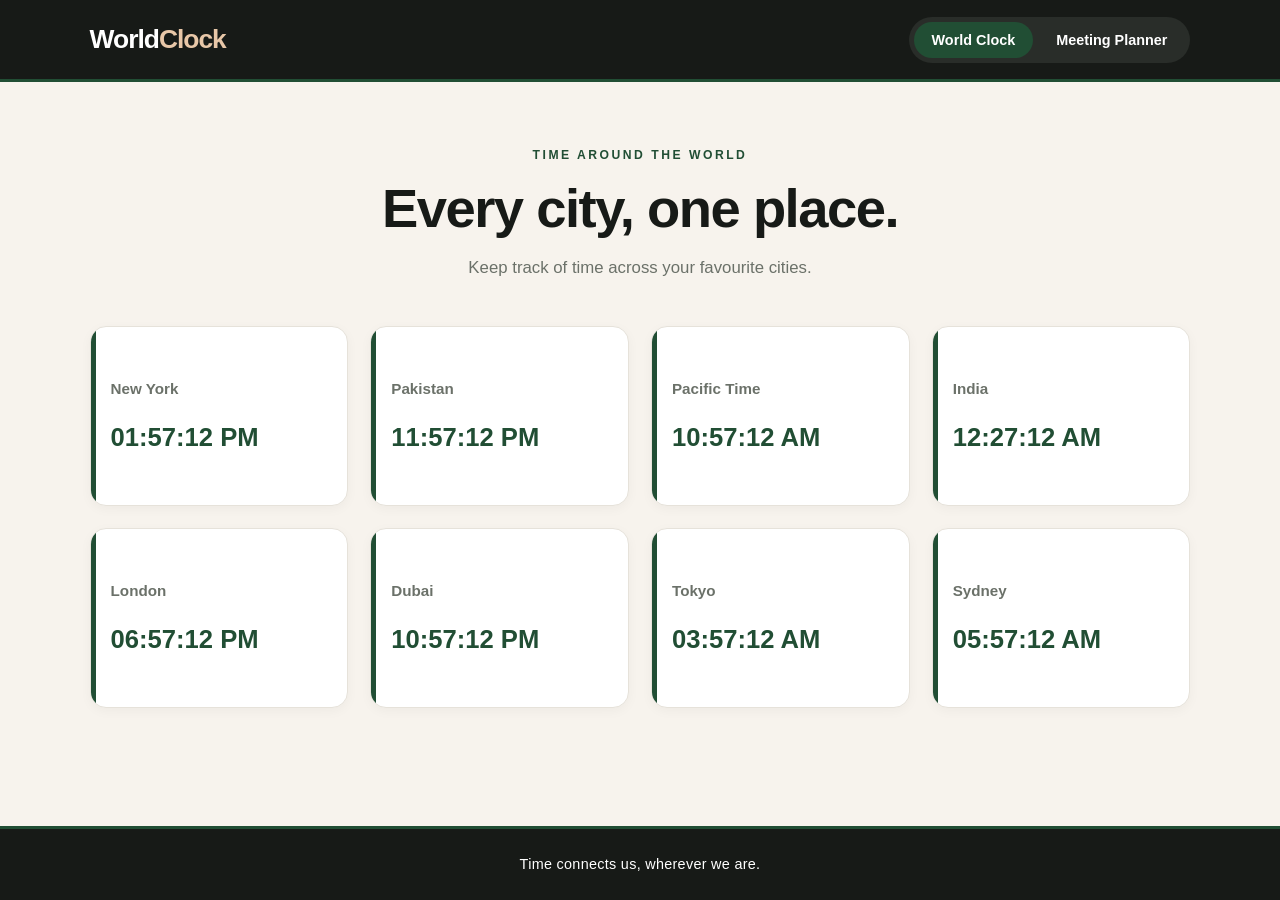
<file: index.html>
<!DOCTYPE html>
<html lang="en">
<head>
  <meta charset="UTF-8">
  <meta name="viewport" content="width=device-width, initial-scale=1.0">

  <title>World Clock | Meeting Planner</title>
  <meta name="description" content="Check world time zones and find suitable meeting times across cities.">

  <link rel="stylesheet" href="clock.css">
  <script src="clock.js" defer></script>
</head>
<body>
  <header class="site-header">
    <a class="brand" href="#" aria-label="World Clock home">
      World<span>Clock</span>
    </a>

    <nav class="mode-switch" aria-label="Choose a mode">
      <button
        type="button"
        class="mode-button active"
        id="clockModeButton"
        aria-pressed="true"
        aria-controls="world-clock"
      >
        World Clock
      </button>

      <button
        type="button"
        class="mode-button"
        id="plannerModeButton"
        aria-pressed="false"
        aria-controls="meeting-planner"
      >
        Meeting Planner
      </button>
    </nav>
  </header>

  <main class="container">
    <section id="world-clock" class="mode-section">
      <div class="section-intro">
        <p class="eyebrow">TIME AROUND THE WORLD</p>
        <h1>Every city, one place.</h1>
        <p>Keep track of time across your favourite cities.</p>
      </div>

      <ul class="times" id="times">
        <li class="city-card">
          <h2>New York</h2>
          <p class="city-time" id="nyTime">--:--:--</p>
        </li>

        <li class="city-card">
          <h2>Pakistan</h2>
          <p class="city-time" id="pakTime">--:--:--</p>
        </li>

        <li class="city-card">
          <h2>Pacific Time</h2>
          <p class="city-time" id="pacific">--:--:--</p>
        </li>

        <li class="city-card">
          <h2>India</h2>
          <p class="city-time" id="india">--:--:--</p>
        </li>

        <li class="city-card">
          <h2>London</h2>
          <p class="city-time" id="london">--:--:--</p>
        </li>

        <li class="city-card">
          <h2>Dubai</h2>
          <p class="city-time" id="dubai">--:--:--</p>
        </li>

        <li class="city-card">
          <h2>Tokyo</h2>
          <p class="city-time" id="tokyo">--:--:--</p>
        </li>

        <li class="city-card">
          <h2>Sydney</h2>
          <p class="city-time" id="sydney">--:--:--</p>
        </li>
      </ul>
    </section>

    <section id="meeting-planner" class="mode-section" hidden>
      <div class="section-intro">
        <p class="eyebrow">PLAN ACROSS TIME ZONES</p>
        <h1>Find a time that works.</h1>
        <p>Compare working hours and find a suitable time for everyone.</p>
      </div>

      <form id="meetingForm" class="planner-form">
        <div class="form-field">
          <label for="meetingDate">Meeting date</label>
          <input type="date" id="meetingDate" name="meetingDate" required>
        </div>

        <div id="participants" class="participants">
          <div class="participant">
            <div class="form-field">
              <label for="city1">City 1</label>
              <select id="city1" name="city1" required>
                <option value="Asia/Karachi">Pakistan</option>
                <option value="America/New_York">New York</option>
                <option value="America/Los_Angeles">Los Angeles</option>
                <option value="Asia/Kolkata">India</option>
                <option value="Europe/London">London</option>
                <option value="Asia/Dubai">Dubai</option>
                <option value="Asia/Tokyo">Tokyo</option>
                <option value="Australia/Sydney">Sydney</option>
              </select>
            </div>

            <div class="form-field">
              <label for="start1">Work starts</label>
              <input type="time" id="start1" name="start1" value="09:00" required>
            </div>

            <div class="form-field">
              <label for="end1">Work ends</label>
              <input type="time" id="end1" name="end1" value="17:00" required>
            </div>
          </div>

          <div class="participant">
            <div class="form-field">
              <label for="city2">City 2</label>
              <select id="city2" name="city2" required>
                <option value="Europe/London">London</option>
                <option value="Asia/Karachi">Pakistan</option>
                <option value="America/New_York">New York</option>
                <option value="America/Los_Angeles">Los Angeles</option>
                <option value="Asia/Kolkata">India</option>
                <option value="Asia/Dubai">Dubai</option>
                <option value="Asia/Tokyo">Tokyo</option>
                <option value="Australia/Sydney">Sydney</option>
              </select>
            </div>

            <div class="form-field">
              <label for="start2">Work starts</label>
              <input type="time" id="start2" name="start2" value="09:00" required>
            </div>

            <div class="form-field">
              <label for="end2">Work ends</label>
              <input type="time" id="end2" name="end2" value="17:00" required>
            </div>
          </div>
        </div>

        <button type="submit" class="primary-button">
          Find meeting times
        </button>

        <p id="meetingResults" class="meeting-results" aria-live="polite"></p>
      </form>
    </section>
  </main>

  <footer class="site-footer">
    <p>Time connects us, wherever we are.</p>
  </footer>
</body>
</html>
</file>
<file: clock.css>
:root {
  --green: #214e34;
  --green-dark: #173b27;
  --green-light: #e4eee5;
  --skin: #e8c7a8;
  --skin-light: #f7eee5;
  --black: #171a17;
  --white: #ffffff;
  --background: #f7f3ed;
  --text: #20231f;
  --muted: #6b7169;
  --border: #e6e2da;
}

* {
  box-sizing: border-box;
  margin: 0;
  padding: 0;
}

html {
  scroll-behavior: smooth;
}

body {
  min-height: 100vh;
  display: flex;
  flex-direction: column;
  background: var(--background);
  color: var(--text);
  font-family: Arial, Helvetica, sans-serif;
  line-height: 1.6;
}

.site-header {
  min-height: 82px;
  padding: 16px 7%;
  display: flex;
  align-items: center;
  justify-content: space-between;
  gap: 24px;
  background: var(--black);
  border-bottom: 3px solid var(--green);
}

.brand {
  color: var(--white);
  text-decoration: none;
  font-size: 1.65rem;
  font-weight: 800;
  letter-spacing: -1px;
}

.brand span {
  color: var(--skin);
}

.mode-switch {
  display: flex;
  align-items: center;
  gap: 5px;
  padding: 5px;
  background: #292d29;
  border-radius: 30px;
}

.mode-button {
  padding: 10px 18px;
  border: none;
  border-radius: 25px;
  background: transparent;
  color: var(--white);
  font-size: 0.9rem;
  font-weight: 600;
  cursor: pointer;
  transition: 0.25s ease;
}

.mode-button:hover {
  background: #3b433b;
}

.mode-button.active {
  background: var(--green);
  color: var(--white);
}

.container {
  width: min(1120px, 86%);
  margin: 0 auto;
  padding: 64px 0 76px;
  flex: 1;
}

.mode-section[hidden] {
  display: none !important;
}

.section-intro {
  max-width: 700px;
  margin: 0 auto 44px;
  text-align: center;
}

.eyebrow {
  margin-bottom: 13px;
  color: var(--green);
  font-size: 0.76rem;
  font-weight: 800;
  letter-spacing: 2.5px;
}

.section-intro h1 {
  margin-bottom: 14px;
  color: var(--black);
  font-size: clamp(2rem, 4.5vw, 3.4rem);
  font-weight: 800;
  line-height: 1.15;
  letter-spacing: -1.5px;
}

.section-intro > p:last-child {
  color: var(--muted);
  font-size: 1.05rem;
}

.times {
  display: grid;
  grid-template-columns: repeat(4, minmax(0, 1fr));
  gap: 22px;
  list-style: none;
}

.city-card {
  position: relative;
  min-width: 0;
  min-height: 180px;
  padding: 28px 20px;
  display: flex;
  flex-direction: column;
  justify-content: center;
  gap: 20px;
  overflow: hidden;
  background: var(--white);
  border: 1px solid var(--border);
  border-radius: 16px;
  box-shadow: 0 3px 12px #171a170a;
  transition: transform 0.25s ease, box-shadow 0.25s ease;
}

.city-card::before {
  content: "";
  position: absolute;
  inset: 0 auto 0 0;
  width: 5px;
  background: var(--green);
  transition: width 0.25s ease;
}

.city-card:hover {
  transform: translateY(-5px);
  box-shadow: 0 10px 25px #171a1714;
}

.city-card:hover::before {
  width: 8px;
}

.city-card h2 {
  color: var(--muted);
  font-size: 0.95rem;
  font-weight: 600;
}

.city-time {
  color: var(--green);
  font-size: clamp(1.3rem, 2vw, 1.8rem);
  font-weight: 750;
  line-height: 1.3;
  font-variant-numeric: tabular-nums;
  white-space: nowrap;
}

.planner-form {
  max-width: 900px;
  margin: 0 auto;
  padding: 34px;
  background: var(--white);
  border: 1px solid var(--border);
  border-radius: 22px;
  box-shadow: 0 8px 25px #171a170a;
}

.form-field {
  min-width: 0;
  display: flex;
  flex-direction: column;
  gap: 8px;
}

.form-field label {
  color: var(--text);
  font-size: 0.9rem;
  font-weight: 700;
}

.form-field input,
.form-field select {
  width: 100%;
  min-height: 48px;
  padding: 11px 13px;
  background: #fffdfa;
  color: var(--text);
  border: 1px solid #dcd8cf;
  border-radius: 9px;
  font-family: inherit;
  font-size: 0.95rem;
  outline: none;
  transition: border-color 0.25s ease, box-shadow 0.25s ease;
}

.form-field input:focus,
.form-field select:focus {
  border-color: var(--green);
  box-shadow: 0 0 0 3px #214e341f;
}

#meetingDate {
  margin-bottom: 30px;
  accent-color: var(--green);
}

.participants {
  display: grid;
  grid-template-columns: repeat(2, minmax(0, 1fr));
  gap: 22px;
  margin-bottom: 28px;
}

.participant {
  min-width: 0;
  padding: 22px;
  display: flex;
  flex-direction: column;
  gap: 18px;
  background: var(--skin-light);
  border: 1px solid #ead9c8;
  border-radius: 15px;
}

.participant input,
.participant select {
  background: var(--white);
}

.primary-button {
  width: 100%;
  min-height: 52px;
  padding: 14px 24px;
  border: 1px solid var(--green);
  border-radius: 9px;
  background: var(--green);
  color: var(--white);
  font-family: inherit;
  font-size: 1rem;
  font-weight: 700;
  cursor: pointer;
  transition: 0.25s ease;
}

.primary-button:hover {
  background: var(--green-dark);
  border-color: var(--green-dark);
  transform: translateY(-2px);
  box-shadow: 0 6px 16px #214e3430;
}

.primary-button:active {
  transform: translateY(0);
}

.meeting-results {
  margin-top: 26px;
  color: var(--muted);
  font-size: 0.95rem;
  line-height: 1.8;
  overflow-wrap: anywhere;
}

.meeting-results:empty {
  display: none;
}

.meeting-results h2 {
  margin-bottom: 12px;
  padding-bottom: 12px;
  color: var(--green);
  border-bottom: 1px solid var(--border);
  font-size: 1.35rem;
}

.meeting-results > p {
  margin-bottom: 18px;
}

.meeting-results ul {
  display: grid;
  gap: 10px;
  list-style: none;
}

.meeting-results li {
  position: relative;
  padding: 14px 16px 14px 42px;
  color: var(--text);
  background: var(--green-light);
  border: 1px solid #d2e2d4;
  border-radius: 9px;
  font-size: 0.94rem;
  font-weight: 600;
}

.meeting-results li::before {
  content: "✓";
  position: absolute;
  left: 15px;
  color: var(--green);
  font-weight: 800;
}

.site-footer {
  padding: 24px 20px;
  background: var(--black);
  color: var(--white);
  text-align: center;
  border-top: 3px solid var(--green);
}

.site-footer p {
  font-size: 0.9rem;
  letter-spacing: 0.3px;
}

button:focus-visible,
input:focus-visible,
select:focus-visible,
a:focus-visible {
  outline: 3px solid var(--skin);
  outline-offset: 3px;
}

@media (max-width: 900px) {
  .container {
    width: 90%;
    padding: 50px 0 60px;
  }

  .times {
    grid-template-columns: repeat(2, minmax(0, 1fr));
    gap: 18px;
  }

  .city-card {
    min-height: 160px;
  }

  .participants {
    gap: 16px;
  }

  .participant {
    padding: 18px;
  }
}

@media (max-width: 600px) {
  .site-header {
    padding: 18px 5%;
    flex-direction: column;
    gap: 16px;
  }

  .brand {
    font-size: 1.5rem;
  }

  .mode-switch {
    width: 100%;
    justify-content: center;
  }

  .mode-button {
    flex: 1;
    padding: 10px 8px;
    font-size: 0.85rem;
  }

  .container {
    width: 90%;
    padding: 40px 0 48px;
  }

  .section-intro {
    margin-bottom: 30px;
  }

  .section-intro h1 {
    font-size: 2.15rem;
    letter-spacing: -1px;
  }

  .section-intro > p:last-child {
    font-size: 0.95rem;
  }

  .times {
    gap: 12px;
  }

  .city-card {
    min-height: 140px;
    padding: 20px 14px;
    gap: 14px;
    border-radius: 12px;
  }

  .city-card h2 {
    font-size: 0.82rem;
  }

  .city-time {
    font-size: clamp(1.1rem, 4vw, 1.45rem);
    letter-spacing: -0.5px;
  }

  .planner-form {
    padding: 20px;
    border-radius: 16px;
  }

  .participants {
    grid-template-columns: 1fr;
    gap: 16px;
  }

  .participant {
    padding: 18px;
  }

  #meetingDate {
    margin-bottom: 22px;
  }

  .meeting-results li {
    font-size: 0.88rem;
  }
}

@media (max-width: 350px) {
  .times {
    grid-template-columns: 1fr;
  }

  .city-card {
    min-height: 125px;
  }

  .section-intro h1 {
    font-size: 1.8rem;
  }

  .planner-form {
    padding: 14px;
  }
}

@media (prefers-reduced-motion: reduce) {
  *,
  *::before,
  *::after {
    scroll-behavior: auto !important;
    animation-duration: 0.01ms !important;
    transition-duration: 0.01ms !important;
  }
}
</file>
